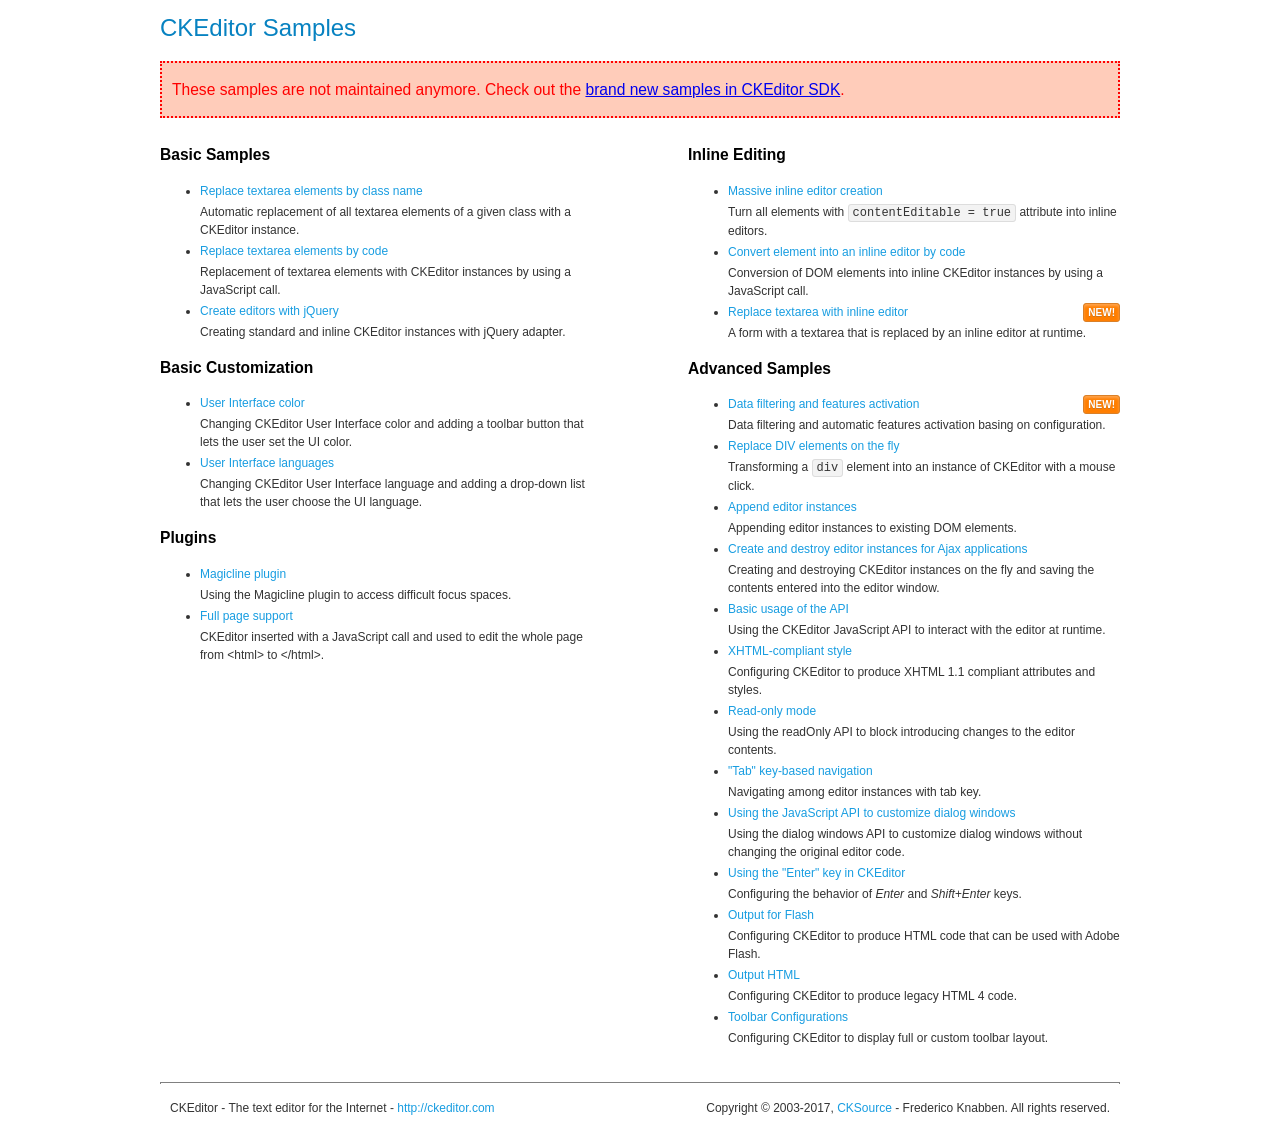
<file: StudentResult/js/ckeditor/samples/old/index.html>
<!DOCTYPE html>
<!--
Copyright (c) 2003-2017, CKSource - Frederico Knabben. All rights reserved.
For licensing, see LICENSE.md or http://ckeditor.com/license
-->
<html>
<head>
	<meta charset="utf-8">
	<title>CKEditor Samples</title>
	<link rel="stylesheet" href="sample.css">
</head>
<body>
	<h1 class="samples">
		CKEditor Samples
	</h1>
	<div class="warning deprecated">
		These samples are not maintained anymore. Check out the <a href="http://sdk.ckeditor.com/">brand new samples in CKEditor SDK</a>.
	</div>
	<div class="twoColumns">
		<div class="twoColumnsLeft">
			<h2 class="samples">
				Basic Samples
			</h2>
			<dl class="samples">
				<dt><a class="samples" href="replacebyclass.html">Replace textarea elements by class name</a></dt>
				<dd>Automatic replacement of all textarea elements of a given class with a CKEditor instance.</dd>

				<dt><a class="samples" href="replacebycode.html">Replace textarea elements by code</a></dt>
				<dd>Replacement of textarea elements with CKEditor instances by using a JavaScript call.</dd>

				<dt><a class="samples" href="jquery.html">Create editors with jQuery</a></dt>
				<dd>Creating standard and inline CKEditor instances with jQuery adapter.</dd>
			</dl>

			<h2 class="samples">
				Basic Customization
			</h2>
			<dl class="samples">
				<dt><a class="samples" href="uicolor.html">User Interface color</a></dt>
				<dd>Changing CKEditor User Interface color and adding a toolbar button that lets the user set the UI color.</dd>

				<dt><a class="samples" href="uilanguages.html">User Interface languages</a></dt>
				<dd>Changing CKEditor User Interface language and adding a drop-down list that lets the user choose the UI language.</dd>
			</dl>


			<h2 class="samples">Plugins</h2>
<dl class="samples">
<dt><a class="samples" href="magicline/magicline.html">Magicline plugin</a></dt>
<dd>Using the Magicline plugin to access difficult focus spaces.</dd>

<dt><a class="samples" href="wysiwygarea/fullpage.html">Full page support</a></dt>
<dd>CKEditor inserted with a JavaScript call and used to edit the whole page from &lt;html&gt; to &lt;/html&gt;.</dd>
</dl>
		</div>
		<div class="twoColumnsRight">
			<h2 class="samples">
				Inline Editing
			</h2>
			<dl class="samples">
				<dt><a class="samples" href="inlineall.html">Massive inline editor creation</a></dt>
				<dd>Turn all elements with <code>contentEditable = true</code> attribute into inline editors.</dd>

				<dt><a class="samples" href="inlinebycode.html">Convert element into an inline editor by code</a></dt>
				<dd>Conversion of DOM elements into inline CKEditor instances by using a JavaScript call.</dd>

				<dt><a class="samples" href="inlinetextarea.html">Replace textarea with inline editor</a> <span class="new">New!</span></dt>
				<dd>A form with a textarea that is replaced by an inline editor at runtime.</dd>

				
			</dl>

			<h2 class="samples">
				Advanced Samples
			</h2>
			<dl class="samples">
				<dt><a class="samples" href="datafiltering.html">Data filtering and features activation</a> <span class="new">New!</span></dt>
				<dd>Data filtering and automatic features activation basing on configuration.</dd>

				<dt><a class="samples" href="divreplace.html">Replace DIV elements on the fly</a></dt>
				<dd>Transforming a <code>div</code> element into an instance of CKEditor with a mouse click.</dd>

				<dt><a class="samples" href="appendto.html">Append editor instances</a></dt>
				<dd>Appending editor instances to existing DOM elements.</dd>

				<dt><a class="samples" href="ajax.html">Create and destroy editor instances for Ajax applications</a></dt>
				<dd>Creating and destroying CKEditor instances on the fly and saving the contents entered into the editor window.</dd>

				<dt><a class="samples" href="api.html">Basic usage of the API</a></dt>
				<dd>Using the CKEditor JavaScript API to interact with the editor at runtime.</dd>

				<dt><a class="samples" href="xhtmlstyle.html">XHTML-compliant style</a></dt>
				<dd>Configuring CKEditor to produce XHTML 1.1 compliant attributes and styles.</dd>

				<dt><a class="samples" href="readonly.html">Read-only mode</a></dt>
				<dd>Using the readOnly API to block introducing changes to the editor contents.</dd>

				<dt><a class="samples" href="tabindex.html">"Tab" key-based navigation</a></dt>
				<dd>Navigating among editor instances with tab key.</dd>


				
<dt><a class="samples" href="dialog/dialog.html">Using the JavaScript API to customize dialog windows</a></dt>
<dd>Using the dialog windows API to customize dialog windows without changing the original editor code.</dd>

<dt><a class="samples" href="enterkey/enterkey.html">Using the &quot;Enter&quot; key in CKEditor</a></dt>
<dd>Configuring the behavior of <em>Enter</em> and <em>Shift+Enter</em> keys.</dd>

<dt><a class="samples" href="htmlwriter/outputforflash.html">Output for Flash</a></dt>
<dd>Configuring CKEditor to produce HTML code that can be used with Adobe Flash.</dd>

<dt><a class="samples" href="htmlwriter/outputhtml.html">Output HTML</a></dt>
<dd>Configuring CKEditor to produce legacy HTML 4 code.</dd>

<dt><a class="samples" href="toolbar/toolbar.html">Toolbar Configurations</a></dt>
<dd>Configuring CKEditor to display full or custom toolbar layout.</dd>

			</dl>
		</div>
	</div>
	<div id="footer">
		<hr>
		<p>
			CKEditor - The text editor for the Internet - <a class="samples" href="http://ckeditor.com/">http://ckeditor.com</a>
		</p>
		<p id="copy">
			Copyright &copy; 2003-2017, <a class="samples" href="http://cksource.com/">CKSource</a> - Frederico Knabben. All rights reserved.
		</p>
	</div>
</body>
</html>
</file>
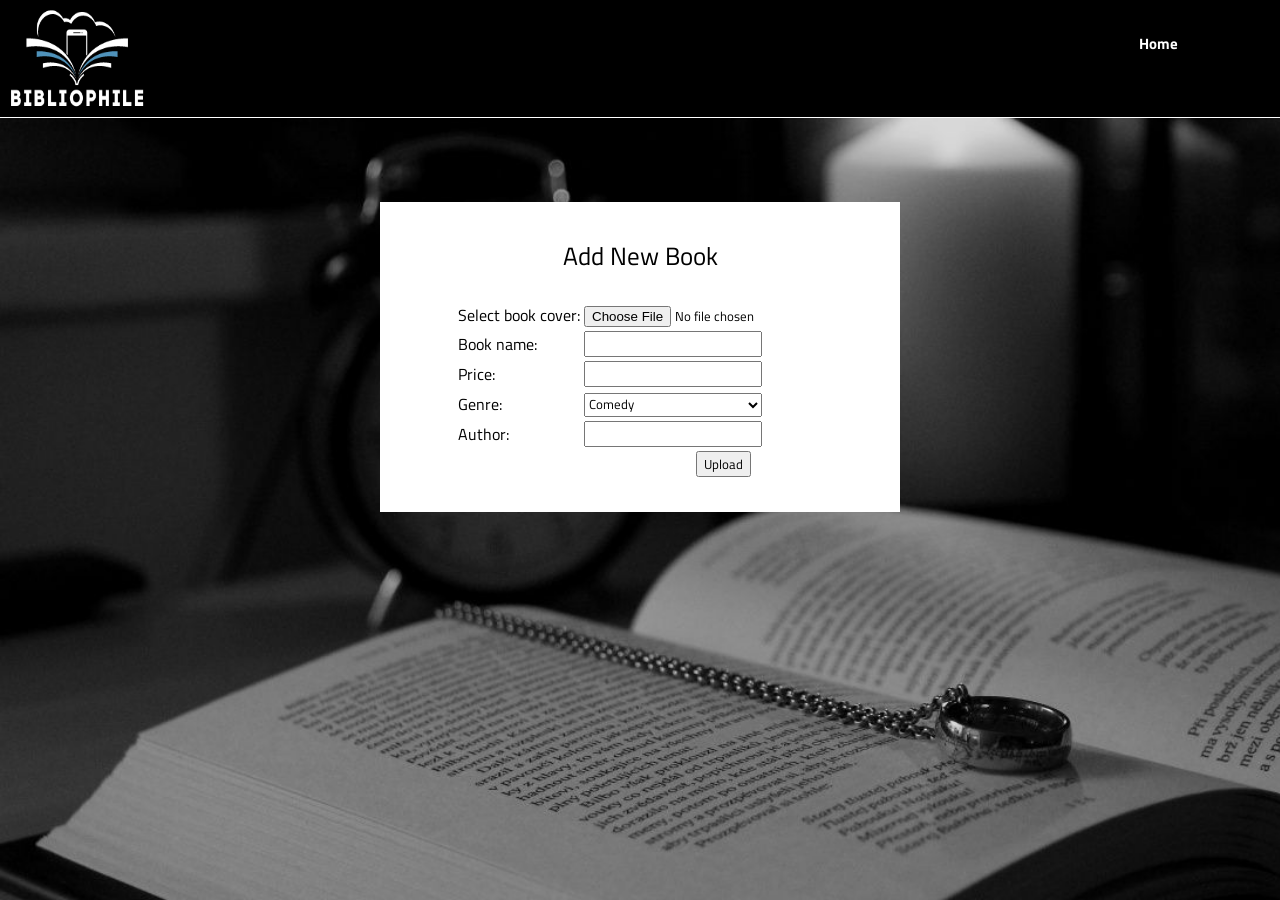
<file: bibliomaniac/adminUpload.html>
<!DOCTYPE html>
<html lang="en">
<head>
    <meta charset="UTF-8">
    <meta http-equiv="X-UA-Compatible" content="IE=edge">
    <meta name="viewport" content="width=device-width, initial-scale=1.0">
    <title>Document</title>
    <style>
        @import url('https://fonts.googleapis.com/css?family=Titillium+Web');
        *{
            font-family: 'Titillium Web', sans-serif;
        }
        body
        {
            background-image: url('FillUpBackground.jpg');
            background-repeat: no-repeat;
            background-size: cover;
            background-attachment: fixed;
            color:black;
        }
        .topbox
        {
            position: absolute;
            top: 0%;
            left: 0%;
            height: 13%;
            width: 100%;
            background-color: black;
            border-bottom:1px solid white;
        }
        .logo
        {
            height: 100%;
            width: 12%;
        }
        .newBook
        {
            margin-top:16%;
            color:black;
            text-align:center;
            background-color: white;
            width: 500px;
            height: 290px;
            padding: 10px;
        }
        .uploadBtn
        {
            margin-left:65.5%;
        }
        p
        {
            font-size:25px;
        }
        .link
        {
            position:absolute;
            margin-top:2.5%;
            margin-left:77%;
            text-decoration: none;
            font-size: 15px;
            font-weight: bold;
            color: white;
        }
    </style>
</head>
<body>
    <div class="topbox">
        <img class="logo" src="logo.png"></img>
        <a class="link" href="AHomepage.php">Home</a>
    </div>
    <form action="upload.php" method="post" enctype="multipart/form-data">
    <center><div class="newBook">
        <center><table>
        <p>Add New Book</p>
        <tr>
        <td>Select book cover:</td>
        <td><input type="file" name="file"></td>
        </tr>
        <tr>
        <td>Book name:</td>
        <td><input style="width:170px;" type="text" name="bookName" id="bookName"></td>
        </tr>
        <tr>
        <td>Price:</td>
        <td><input style="width:170px;" type="text" name="price" id="price"></td>
        </tr>
        <tr>
        <td>Genre:</td>
        <td><select style="width:178px;" name="genre" id="genre">
            <option>Comedy</option>
            <option>Romance</option>
            <option>Horror</option>
            <option>Thriller</option>
            <option>Self Help</option>
            <option>Cookbook</option>
            <option>Fantasy</option>
        </select></td>
        </tr>
        <tr>
        <td>Author:</td>
        <td><input style="width:170px;" type="text" name="author" id="author"></td>
        </tr>
        <tr>
        <td colspan="2";"><input class="uploadBtn" type="submit" name="submit" value="Upload"></td>
        </tr>
    </table>

    </form>
</div>
</center>
</body>
</html>
</file>
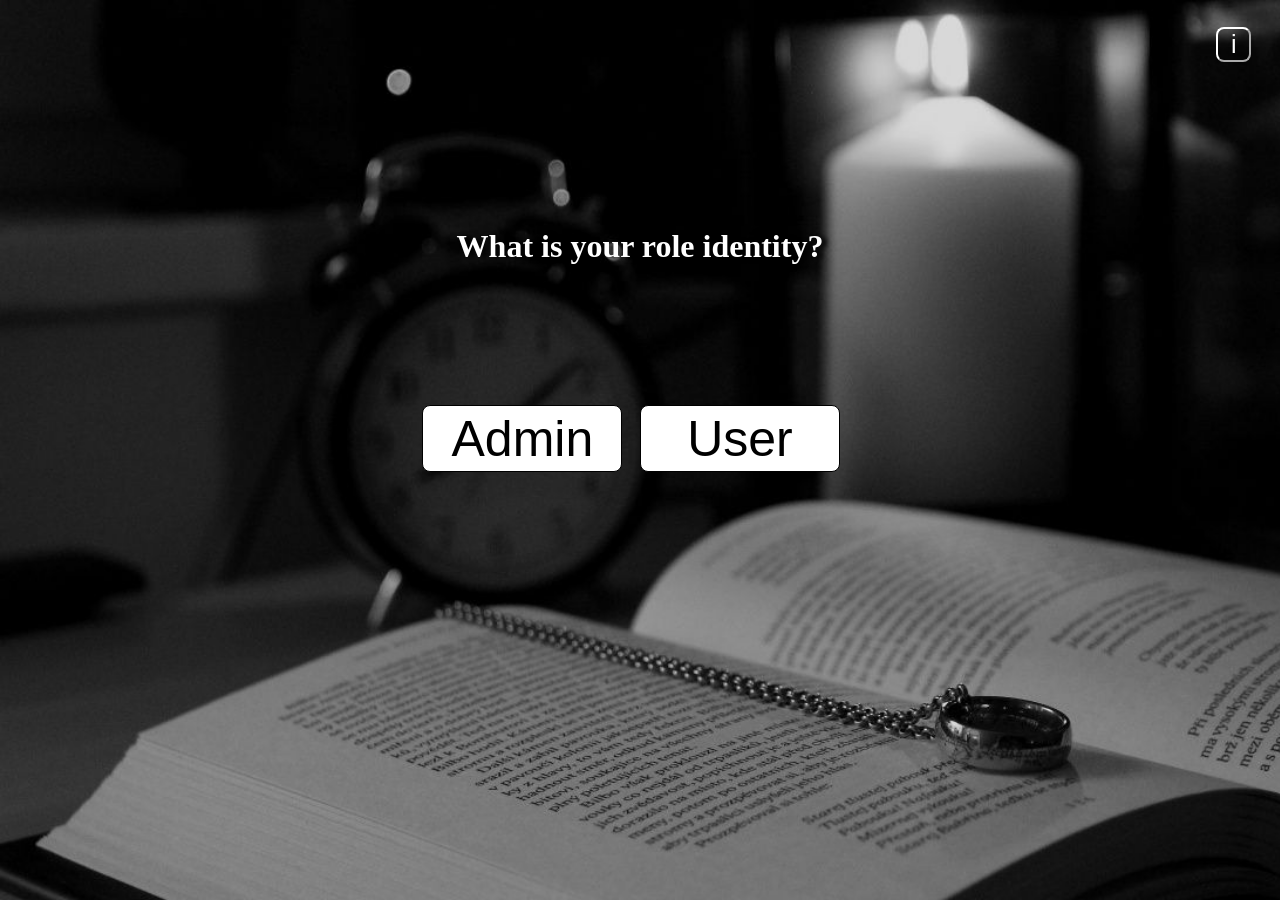
<file: bibliomaniac/default.html>
<html>
<head>
    <title>Online Website Intended for Bibliomaniac</title>
    <link rel="stylesheet" href="default.css">
</head>
<body>
    <div>
        <form>
            <input type="submit" class="info" value=" i " onclick="alert('MGA INFORMATION NG SYSTEM NATEN')">
        </form>
    </div>
    <div>
        <center><h1>What is your role identity?</h1></center>
        <form action="Alogin.php">
            <input type="submit" class="admin design" value="Admin">
        </form>
    </div>
    <div>
        <form action="ULoginSignUp.php">
            <input type="submit" class="user design" value="User">
        </form>
    </div>
</body>
</html>
</file>
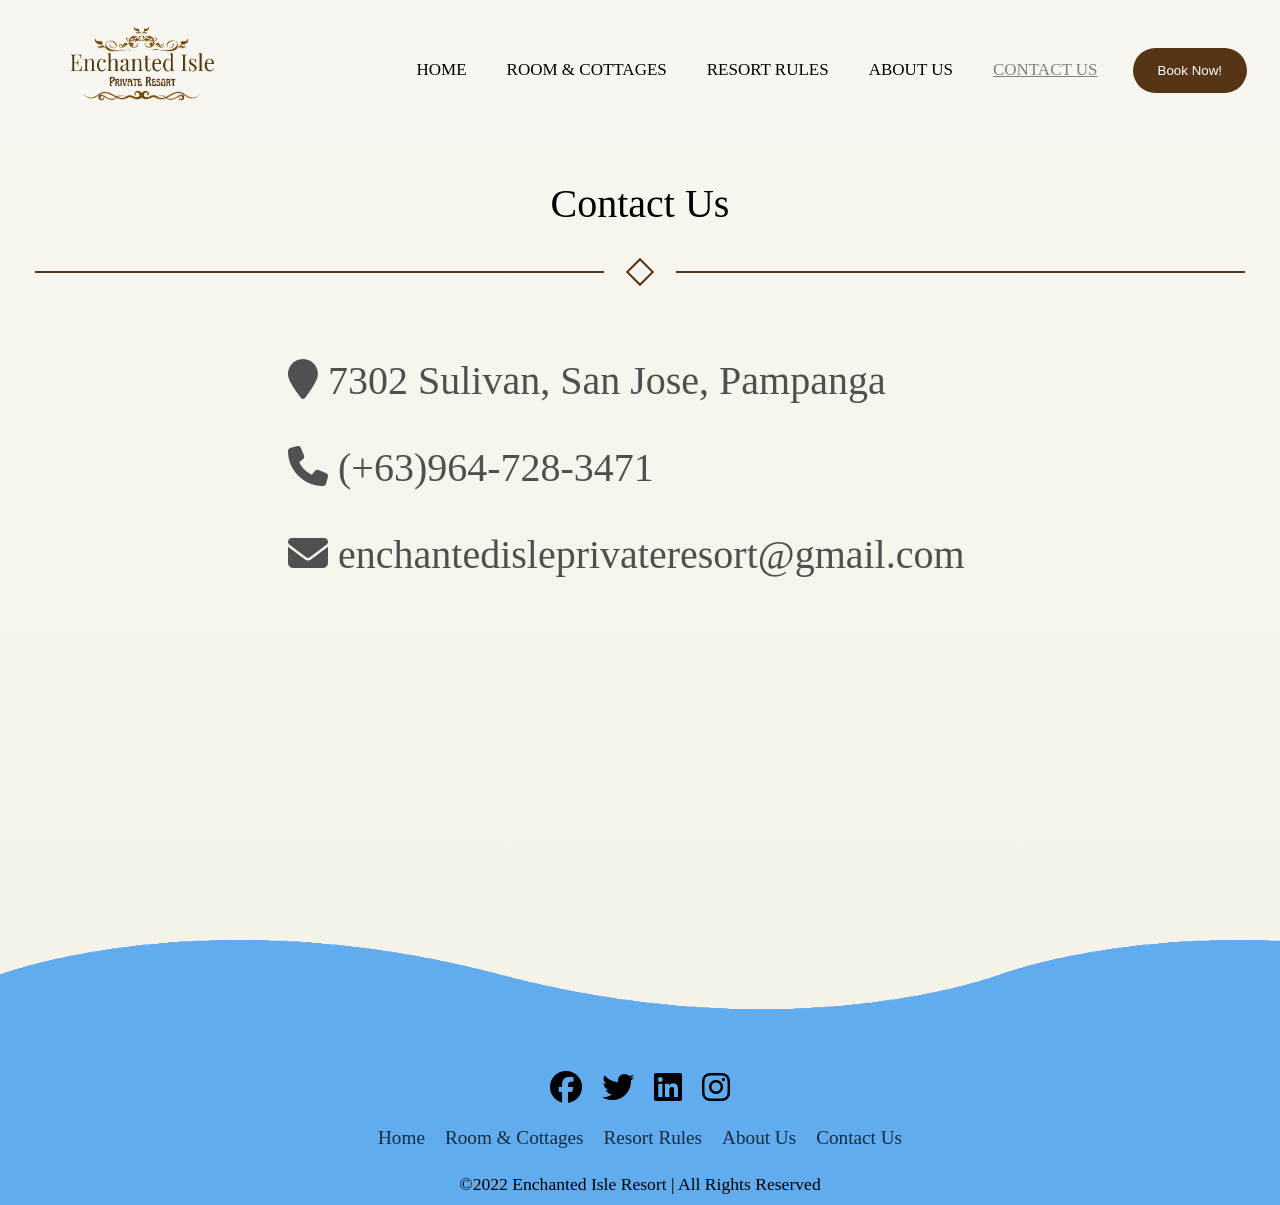
<file: EnchantedPrivateResort/contactus.html>
<!DOCTYPE html>
<html lang="en" dir="ltr">
    <head>
        <title>Enchanted Isle Resort</title>
        <meta charset="utf-8">
        <meta name="viewport" content="width=device-width, initial-scale=1.0">
        <link rel="stylesheet" href="contactus.css">
        <link rel="stylesheet" href="https://cdnjs.cloudflare.com/ajax/libs/font-awesome/6.2.1/css/all.min.css"/>
    </head>
    <body>
        <header>
            <nav>
                <input type="checkbox" id="check" />
                <label for="check" class="checkbtn">
                    <i class="fas fa-bars"></i>
                </label>
                <a class="logo" href="index.html"
                    ><img class="logo" src="Pictures/finalogo.png" alt="logo"
                /></a>
        
                <ul>
                    <li><a href="index.html">Home</a></li>
                    <li><a href="roomsandcotagges.html">Room & Cottages</a></li>
                    <li><a href="resortrules.html">Resort Rules</a></li>
                    <li><a href="aboutus.html">About Us</a></li>
                    <li><a class="active" href="contactus.html">Contact Us</a></li>
                    <a class="cta" href="#"><button>Book Now!</button></a>
                </ul>
            </nav>
        </header>

        <div class="area-container-1">
            <p>Contact Us</p>
            <div class="divider">
                <div class="line">
                    <div class="diamond"></div>
                </div>
            </div>
            <div class="container">
                <ul>
                    <li><i class="fa fa-map-marker"></i> 7302 Sulivan, San Jose, Pampanga</li>
                    <li><i class="fa fa-phone"></i> &#40;+63&#41;964-728-3471</li>
                    <li><i class="fa fa-envelope"></i> <u>enchantedisleprivateresort@gmail.com</u></li>
                </ul>
            </div>
        </div>

        <footer>
            <div class="waves">
                <div class="wave" id="wave1"></div>
                <div class="wave" id="wave2"></div>
                <div class="wave" id="wave3"></div>
                <div class="wave" id="wave4"></div>
            </div>
            <ul class="social_icon">
                <li><a href="#"><i class="fa-brands fa-facebook"></i></a></li>
                <li><a href="#"><i class="fa-brands fa-twitter"></i></a></li>
                <li><a href="#"><i class="fa-brands fa-linkedin"></i></a></li>
                <li><a href="#"><i class="fa-brands fa-instagram"></i></a></li>
            </ul>
            <ul class="menu">
                <li><a href="#">Home</a></li>
                <li><a href="#">Room & Cottages</a></li>
                <li><a href="#">Resort Rules</a></li>
                <li><a href="#">About Us</a></li>
                <li><a href="#">Contact Us</a></li>
            </ul>
            <p>©2022 Enchanted Isle Resort | All Rights Reserved</p>
        </footer>
    </body>
</html>
</file>
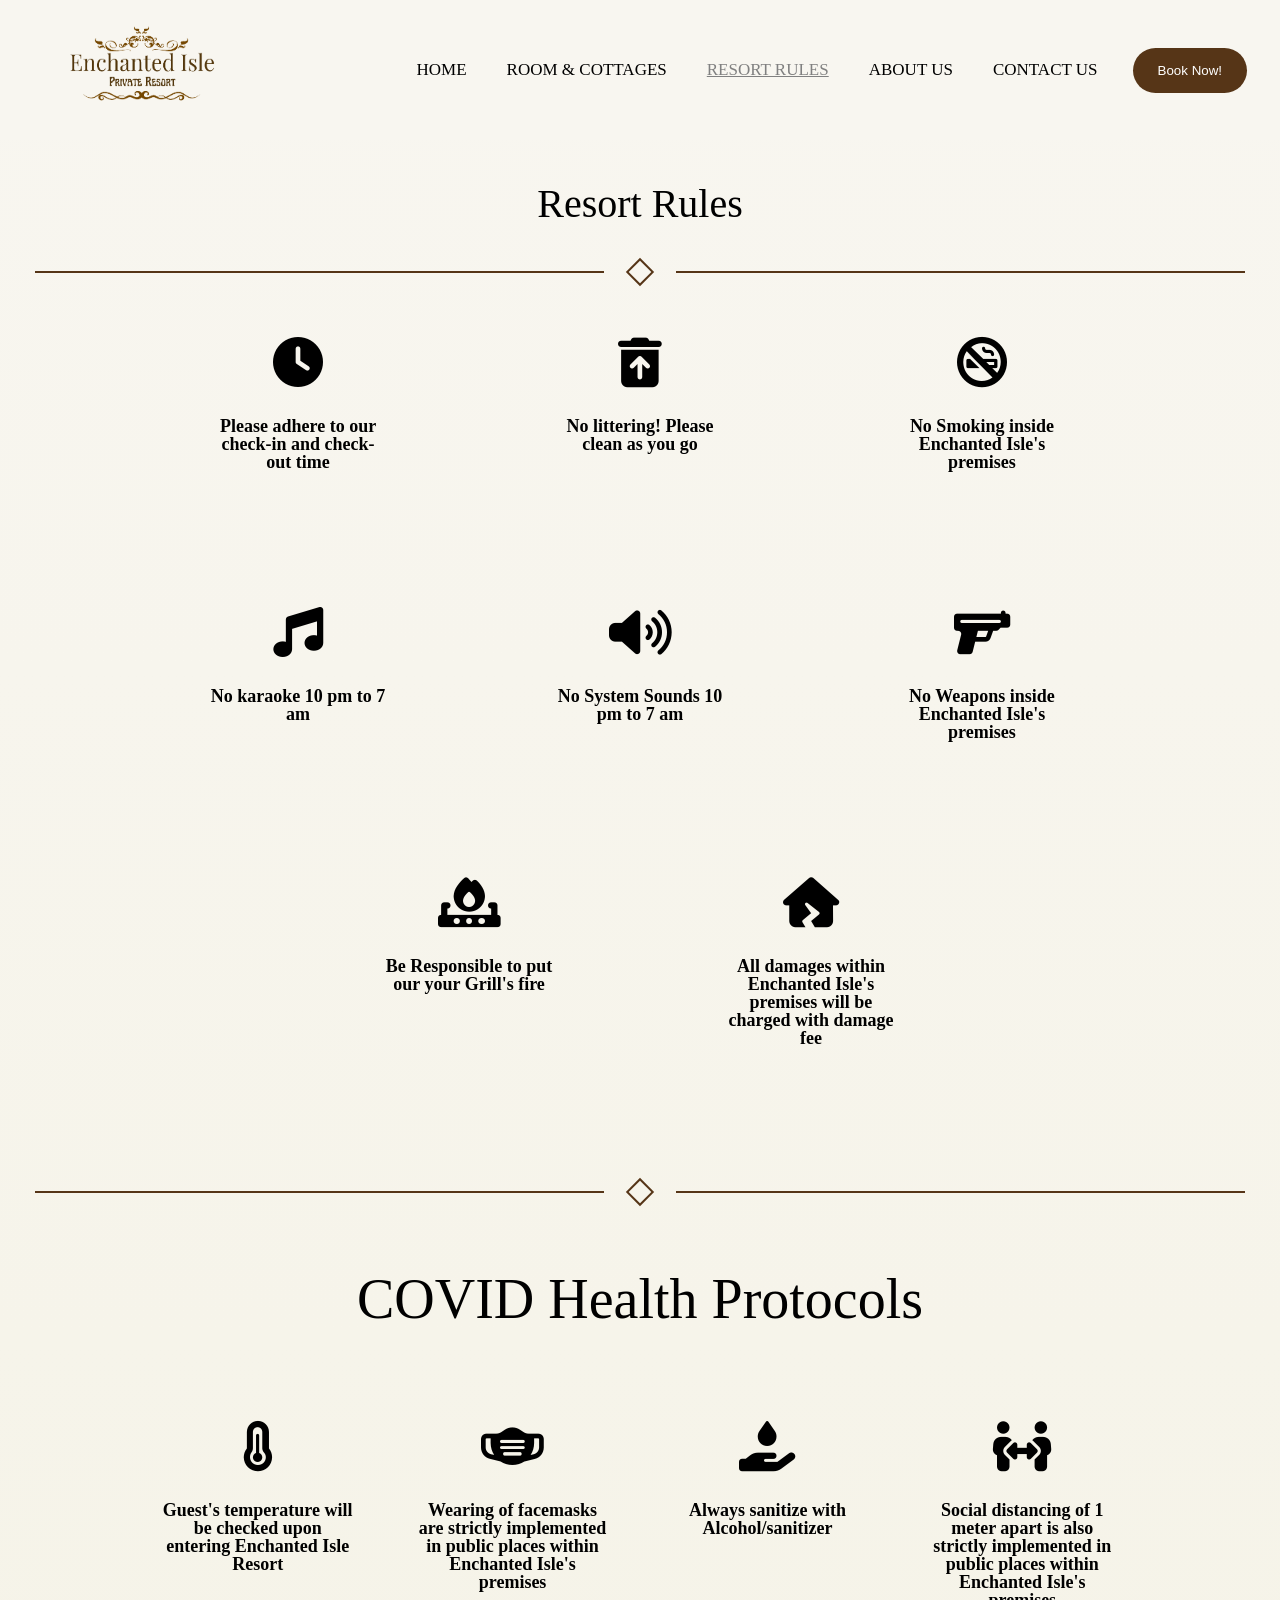
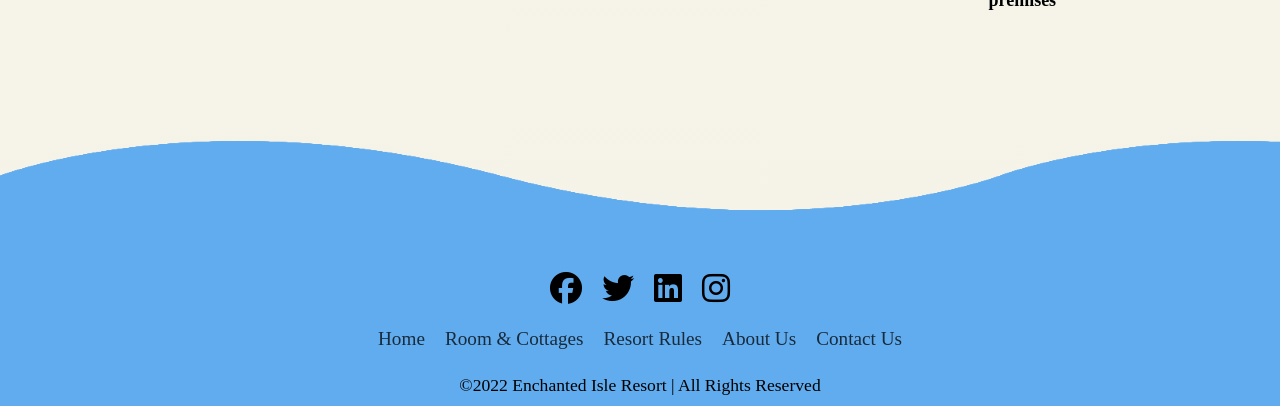
<file: EnchantedPrivateResort/resortrules.html>
<!DOCTYPE html>
<html lang="en" dir="ltr">
    <head>
        <title>Enchanted Isle Resort</title>
        <meta charset="utf-8">
        <meta name="viewport" content="width=device-width, initial-scale=1.0">
        <link rel="stylesheet" href="resortrules.css">
        <link rel="stylesheet" href="https://cdnjs.cloudflare.com/ajax/libs/font-awesome/6.2.1/css/all.min.css"/>
    </head>
    <body>
        <header>
            <nav>
                <input type="checkbox" id="check" />
                <label for="check" class="checkbtn">
                    <i class="fas fa-bars"></i>
                </label>
                <a class="logo" href="index.html">
                    <img class="logo" src="Pictures/finalogo.png" alt="logo"/>
                </a>
        
                <ul>
                    <li><a href="index.html">Home</a></li>
                    <li><a href="roomsandcotagges.html">Room & Cottages</a></li>
                    <li><a class="active" href="resortrules.html">Resort Rules</a></li>
                    <li><a href="aboutus.html">About Us</a></li>
                    <li><a href="contactus.html">Contact Us</a></li>
                    <a class="cta" href="#"><button>Book Now!</button></a>
                </ul>
            </nav>
        </header>
        <div class="area-container-1">
            <p>Resort Rules</p>
            <div class="divider">
                <div class="line">
                    <div class="diamond"></div>
                </div>
            </div>
            <div class="container">
                <div class="row">
                    <i class="fa-solid fa-clock">
                        <div class="item">Please adhere to our check-in and check-out time</div>
                    </i>
                    <i class="fa-solid fa-trash-restore-alt">
                        <div class="item">No littering! Please clean as you go</div>
                    </i>
                    <i class="fa-solid fa-ban-smoking">
                        <div class="item">No Smoking inside Enchanted Isle's premises</div>
                    </i>
                </div>
                <div class="row">
                    <i class="fa-solid fa-music">
                        <div class="item">No karaoke 10 pm to 7 am</div>
                    </i>
                    <i class="fa-solid fa-volume-high">
                        <div class="item">No System Sounds 10 pm to 7 am</div>
                    </i>
                    <i class="fa-solid fa-gun">
                        <div class="item">No Weapons inside Enchanted Isle's premises</div>
                    </i>
                </div>
                <div class="row">
                    <i class="fa-solid fa-fire-burner">
                        <div class="item">Be Responsible to put our your Grill's fire</div>
                    </i>
                    <i class="fa-solid fa-house-crack">
                        <div class="item">All damages within Enchanted Isle's premises will be charged with damage fee</div>
                    </i>
                </div>
            </div>
        </div>

        <div class="divider">
            <div class="line">
                <div class="diamond"></div>
            </div>
        </div>
        
        <div class="area-container-2">
            <p>COVID Health Protocols</p>
            <div class="container">
                <div class="row-1">
                    <i class="fa-solid fa-temperature-three-quarters">
                        <div class="item">Guest's temperature will be checked upon entering Enchanted Isle Resort</div>
                    </i>
                    <i class="fa-solid fa-mask-face">
                        <div class="item">Wearing of facemasks are strictly implemented in public places within Enchanted Isle's premises</div>
                    </i>
                    <i class="fa-solid fa-hand-holding-droplet">
                        <div class="item">Always sanitize with Alcohol/sanitizer</div>
                    </i>
                    <i class="fa-solid fa-people-arrows">
                        <div class="item">Social distancing of 1 meter apart is also strictly implemented in public places within Enchanted Isle's premises</div>
                    </i>
                </div>
            </div>
        </div>
        <footer>
            <div class="waves">
                <div class="wave" id="wave1"></div>
                <div class="wave" id="wave2"></div>
                <div class="wave" id="wave3"></div>
                <div class="wave" id="wave4"></div>
            </div>
            <ul class="social_icon">
                <li><a href="#"><i class="fa-brands fa-facebook"></i></a></li>
                <li><a href="#"><i class="fa-brands fa-twitter"></i></a></li>
                <li><a href="#"><i class="fa-brands fa-linkedin"></i></a></li>
                <li><a href="#"><i class="fa-brands fa-instagram"></i></a></li>
            </ul>
            <ul class="menu">
                <li><a href="#">Home</a></li>
                <li><a href="#">Room & Cottages</a></li>
                <li><a href="#">Resort Rules</a></li>
                <li><a href="#">About Us</a></li>
                <li><a href="#">Contact Us</a></li>
            </ul>
            <p>©2022 Enchanted Isle Resort | All Rights Reserved</p>
        </footer>
    </body>
</html>
</file>
<file: StudentResult/js/ckeditor/samples/old/sample.css>
/*
Copyright (c) 2003-2017, CKSource - Frederico Knabben. All rights reserved.
For licensing, see LICENSE.md or http://ckeditor.com/license
*/

html, body, h1, h2, h3, h4, h5, h6, div, span, blockquote, p, address, form, fieldset, img, ul, ol, dl, dt, dd, li, hr, table, td, th, strong, em, sup, sub, dfn, ins, del, q, cite, var, samp, code, kbd, tt, pre
{
	line-height: 1.5;
}

body
{
	padding: 10px 30px;
}

input, textarea, select, option, optgroup, button, td, th
{
	font-size: 100%;
}

pre
{
	-moz-tab-size: 4;
	tab-size: 4;
}

pre, code, kbd, samp, tt
{
	font-family: monospace,monospace;
	font-size: 1em;
}

body {
	width: 960px;
	margin: 0 auto;
}

code
{
	background: #f3f3f3;
	border: 1px solid #ddd;
	padding: 1px 4px;
	border-radius: 3px;
}

abbr
{
	border-bottom: 1px dotted #555;
	cursor: pointer;
}

.new, .beta
{
	text-transform: uppercase;
	font-size: 10px;
	font-weight: bold;
	padding: 1px 4px;
	margin: 0 0 0 5px;
	color: #fff;
	float: right;
	border-radius: 3px;
}

.new
{
	background: #FF7E00;
	border: 1px solid #DA8028;
	text-shadow: 0 1px 0 #C97626;

	box-shadow: 0 2px 3px 0 #FFA54E inset;
}

.beta
{
	background: #18C0DF;
	border: 1px solid #19AAD8;
	text-shadow: 0 1px 0 #048CAD;
	font-style: italic;

	box-shadow: 0 2px 3px 0 #50D4FD inset;
}

h1.samples
{
	color: #0782C1;
	font-size: 200%;
	font-weight: normal;
	margin: 0;
	padding: 0;
}

h1.samples a
{
	color: #0782C1;
	text-decoration: none;
	border-bottom: 1px dotted #0782C1;
}

.samples a:hover
{
	border-bottom: 1px dotted #0782C1;
}

h2.samples
{
	color: #000000;
	font-size: 130%;
	margin: 15px 0 0 0;
	padding: 0;
}

p, blockquote, address, form, pre, dl, h1.samples, h2.samples
{
	margin-bottom: 15px;
}

ul.samples
{
	margin-bottom: 15px;
}

.clear
{
	clear: both;
}

fieldset
{
	margin: 0;
	padding: 10px;
}

body, input, textarea
{
	color: #333333;
	font-family: Arial, Helvetica, sans-serif;
}

body
{
	font-size: 75%;
}

a.samples
{
	color: #189DE1;
	text-decoration: none;
}

form
{
	margin: 0;
	padding: 0;
}

pre.samples
{
	background-color: #F7F7F7;
	border: 1px solid #D7D7D7;
	overflow: auto;
	padding: 0.25em;
	white-space: pre-wrap; /* CSS 2.1 */
	word-wrap: break-word; /* IE7 */
}

#footer
{
	clear: both;
	padding-top: 10px;
}

#footer hr
{
	margin: 10px 0 15px 0;
	height: 1px;
	border: solid 1px gray;
	border-bottom: none;
}

#footer p
{
	margin: 0 10px 10px 10px;
	float: left;
}

#footer #copy
{
	float: right;
}

#outputSample
{
	width: 100%;
	table-layout: fixed;
}

#outputSample thead th
{
	color: #dddddd;
	background-color: #999999;
	padding: 4px;
	white-space: nowrap;
}

#outputSample tbody th
{
	vertical-align: top;
	text-align: left;
}

#outputSample pre
{
	margin: 0;
	padding: 0;
}

.description
{
	border: 1px dotted #B7B7B7;
	margin-bottom: 10px;
	padding: 10px 10px 0;
	overflow: hidden;
}

label
{
	display: block;
	margin-bottom: 6px;
}

/**
 *	CKEditor editables are automatically set with the "cke_editable" class
 *	plus cke_editable_(inline|themed) depending on the editor type.
 */

/* Style a bit the inline editables. */
.cke_editable.cke_editable_inline
{
	cursor: pointer;
}

/* Once an editable element gets focused, the "cke_focus" class is
   added to it, so we can style it differently. */
.cke_editable.cke_editable_inline.cke_focus
{
	box-shadow: inset 0px 0px 20px 3px #ddd, inset 0 0 1px #000;
	outline: none;
	background: #eee;
	cursor: text;
}

/* Avoid pre-formatted overflows inline editable. */
.cke_editable_inline pre
{
	white-space: pre-wrap;
	word-wrap: break-word;
}

/**
 *	Samples index styles.
 */

.twoColumns,
.twoColumnsLeft,
.twoColumnsRight
{
	overflow: hidden;
}

.twoColumnsLeft,
.twoColumnsRight
{
	width: 45%;
}

.twoColumnsLeft
{
	float: left;
}

.twoColumnsRight
{
	float: right;
}

dl.samples
{
	padding: 0 0 0 40px;
}
dl.samples > dt
{
	display: list-item;
	list-style-type: disc;
	list-style-position: outside;
	margin: 0 0 3px;
}
dl.samples > dd
{
	margin: 0 0 3px;
}
.warning
{
	color: #ff0000;
	background-color: #FFCCBA;
	border: 2px dotted #ff0000;
	padding: 15px 10px;
	margin: 10px 0;
}

.warning.deprecated {
	font-size: 1.3em;
}

/* Used on inline samples */

blockquote
{
	font-style: italic;
	font-family: Georgia, Times, "Times New Roman", serif;
	padding: 2px 0;
	border-style: solid;
	border-color: #ccc;
	border-width: 0;
}

.cke_contents_ltr blockquote
{
	padding-left: 20px;
	padding-right: 8px;
	border-left-width: 5px;
}

.cke_contents_rtl blockquote
{
	padding-left: 8px;
	padding-right: 20px;
	border-right-width: 5px;
}

img.right {
	border: 1px solid #ccc;
	float: right;
	margin-left: 15px;
	padding: 5px;
}

img.left {
	border: 1px solid #ccc;
	float: left;
	margin-right: 15px;
	padding: 5px;
}

.marker
{
	background-color: Yellow;
}
</file>
<file: bibliomaniac/default.css>
body{
    background-image: url("FillUpBackground.jpg");
        background-repeat: no-repeat;
        background-size: cover;
    }
    .admin {
        position: absolute; 
        left:33%; 
        top:45%;
        
    }
    .design
    {
        height: 67px;
        width: 200px;
        font-size: 50px;
        background: white;
        border-radius: 8px;	
        border: 1px solid black;
    }
    .user{
        position: absolute; 
        left:50%; 
        top:45%;
    }
    .admin:hover
    {	
        background:black;
        color:white;
        border: 1px solid white;
    }
    .user:hover
    {	
        background:black;
        color:white;
        border: 1px solid white;
    }
    .info{
        position: absolute;
        top:3%;
        left:95%; 
        font-size: 25px;
        background: rgba(0, 0, 0, 0.2);
        color:white;
        border-radius: 8px;
        border-color: white;
    }
    h1
    {
        color:white;
        margin-top: 18%;
        text-shadow: 5px 1px 5px #000000;
    }
</file>
<file: EnchantedPrivateResort/contactus.css>
* {
  padding: 0;
  margin: 0;
  text-decoration: none;
  list-style: none;
  box-sizing: border-box;
}
body {
  font-family: lucida sans;
  background-image: linear-gradient(#F8F6F0, #f5f3e7);
}
header {
  background-color: #F8F6F0;
  position: sticky;
    top: 0px;
    right: 0px;
    left: 0px;
    z-index: 2;
}
nav {
  height: 140px;
  width: 100%;
  
}
.logo {
  height: 150px;
  width: 250px;
  cursor: pointer;
  margin: -125px 10px;
}
nav ul {
  float: right;
  margin-right: 20px;
}
nav ul li {
  display: inline-block;
  line-height: 140px;
  margin: 0 5px;
}
nav ul li a {
  color: black;
  font-size: 17px;
  padding: 7px 13px;
  border-radius: 3px;
  text-transform: uppercase;
}
nav ul li a,  nav ul a{
  color: black;
  font-size: 17px;
  padding: 7px 13px;
  border-radius: 3px;
  text-transform: uppercase;
}
a.active,
a:hover {
  color: gray;
  text-decoration: underline;
  transition: 0.5s;
}
nav button {
  margin: 0px 15x 0px 15px;
  padding: 15px 25px;
  background-color: rgba(86, 53, 23, 1);
  border: none;
  border-radius: 50px;
  cursor: pointer;
  color: #ffffff;
  transition: all 0.3s ease 0s;
}
nav .login {
  margin: 0px 50px 0px 25px;
  cursor: pointer;
  color: #ffffff;
  transition: all 0.3s ease 0s;
}
nav button:hover {
  background-color: rgba(86, 53, 23, 0.8);
}
.checkbtn {
  font-size: 30px;
  color: black;
  float: right;
  line-height: 80px;
  margin-right: 40px;
  cursor: pointer;
  display: none;
}
#check {
  display: none;
}
@media (max-width: 952px) {
  .logo {
    font-size: 30px;
    padding-left: 50px;
  }
  nav ul li a {
    font-size: 16px;
  }
}
@media (max-width: 1180px) {
  .checkbtn {
    display: block;
  }
  ul {
    position: fixed;
    width: 100%;
    height: 100vh;
    background: #f8f6f0;
    top: 80px;
    left: -100%;
    text-align: center;
    transition: all 0.5s;
  }
  nav ul li {
    display: block;
    margin: 50px 0;
    line-height: 30px;
  }
  nav ul li a {
    font-size: 20px;
  }
  a:hover,
  a.active {
    background: none;
    color: gray;
  }
  #check:checked ~ ul {
    left: 0;
  }
}

.area-container-1 {
  width: 100%;
  height: 100vh;
  z-index: 1;
}
.area-container-1 p {
text-align: center;
font-size: 40px;
padding-top: 40px;
}
.divider {
  padding: 35px;
}
.line{
  width: 100%;
  height: 45;
  position: relative;
}
.line:after, .line::before{
  content: '';
  position: absolute;
  margin: auto;
  height: 2px;
  background: rgba(86, 53, 23, 1);
  width: 47%;
  top: 45%;
}
.line::after{
  left: 0;
}
.line::before{
  right: 0;
}
.diamond{
  height: 20px;
  width: 20px;
  border: 2px solid rgba(86, 53, 23, 1);
  left: 0;
  right: 0;
  top: 0;
  bottom: 0;
  margin: auto;
  transform: rotate(45deg);
}
.container {
  width: 55%;
  margin: 0 auto;
}
.container ul li {
color: #505050;
display: block;
  font-size: 40px;
  margin: 40px 0;
text-decoration: none;
transition: all 0.3s ease;
}

footer {
  position: relative;
  width: 100%;
  background: #61acef;
  min-height: 100px;
  padding: 20px 50px;
  display: flex;
  justify-content: center;
  align-items: center;
  flex-direction: column;
    z-index: 1;
}
footer .social_icon,
footer .menu {
  position: relative;
  display: flex;
  justify-content: center;
  align-items: center;
  margin: 10px 0px;
  flex-wrap: wrap;
}
footer .social_icon li,
footer .menu li {
  list-style: none;
}
footer .social_icon li a {
  font-size: 2em;
  color: rgb(0, 0, 0);
  margin: 0px 10px;
  display: inline-block;
  transition: 0.5s;
}
footer .social_icon li a:hover {
  transform: translateY(-10px);
}
footer .menu li a {
  font-size: 1.2em;
  color: rgb(0, 0, 0);
  margin: 0px 10px;
  display: inline-block;
  text-decoration: none;
  opacity: 0.75;
}
footer .menu li a:hover {
  opacity: 1;
}
footer p {
    color: rgb(0, 0, 0);
    text-align: center;
    margin-top: 15px;
    margin-bottom: -10px;
    font-size: 1.1em;
}
footer .wave{
    position: absolute;
    top: -100px;
    left: 0;
    width: 100%;
    height: 100px;
    background:  url(Pictures/wave61acef.png);
    background-size: 1000px 100px;
}
footer .wave#wave1{
    z-index: 1000;
    opacity: 1;
    bottom: 0;
    animation: animateWave 4s linear infinite;
}
footer .wave#wave2{
    z-index: 999;
    opacity: 0.5;
    bottom: 10px;
    animation: animateWave_02 4s linear infinite;
}
footer .wave#wave3{
    z-index: 1000;
    opacity: 0.2;
    bottom: 0;
    animation: animateWave 3s linear infinite;
}
footer .wave#wave4{
    z-index: 999;
    opacity: 0.7;
    bottom: 10px;
    animation: animateWave_02 3s linear infinite;
}
@keyframes animateWave {
    0%{
        background-position-x: 1000px ;
    }
    100%{
        background-position-x: 0px;
    }
}
@keyframes animateWave_02 {
    0%{
        background-position-x: 0px ;
    }
    100%{
        background-position-x: 1000px;
    }
}
</file>
<file: EnchantedPrivateResort/resortrules.css>
* {
  padding: 0;
  margin: 0;
  text-decoration: none;
  list-style: none;
  box-sizing: border-box;
}
body {
  font-family: lucida sans;
  background-image: linear-gradient(#F8F6F0, #f5f3e7);
}
header {
  background-color: #F8F6F0;
  position: sticky;
    top: 0px;
    right: 0px;
    left: 0px;
    z-index: 2;
}
nav {
  height: 140px;
  width: 100%;
}
.logo {
  height: 150px;
  width: 250px;
  cursor: pointer;
  margin: -125px 10px;
}
nav ul {
  float: right;
  margin-right: 20px;
}
nav ul li {
  display: inline-block;
  line-height: 140px;
  margin: 0 5px;
}
nav ul li a {
  color: black;
  font-size: 17px;
  padding: 7px 13px;
  border-radius: 3px;
  text-transform: uppercase;
}
nav ul li a,  nav ul a{
  color: black;
  font-size: 17px;
  padding: 7px 13px;
  border-radius: 3px;
  text-transform: uppercase;
}
a.active,
a:hover {
  color: gray;
  text-decoration: underline;
  transition: 0.5s;
}
nav button {
  margin: 0px 15x 0px 15px;
  padding: 15px 25px;
  background-color: rgba(86, 53, 23, 1);
  border: none;
  border-radius: 50px;
  cursor: pointer;
  color: #ffffff;
  transition: all 0.3s ease 0s;
}
nav .login {
  margin: 0px 50px 0px 25px;
  cursor: pointer;
  color: #ffffff;
  transition: all 0.3s ease 0s;
}
nav button:hover {
  background-color: rgba(86, 53, 23, 0.8);
}
.checkbtn {
  font-size: 30px;
  color: black;
  float: right;
  line-height: 80px;
  margin-right: 40px;
  cursor: pointer;
  display: none;
}
#check {
  display: none;
}
@media (max-width: 952px) {
  .logo {
    font-size: 30px;
    padding-left: 50px;
  }
  nav ul li a {
    font-size: 16px;
  }
}
@media (max-width: 1180px) {
  .checkbtn {
    display: block;
  }
  ul {
    position: fixed;
    width: 100%;
    height: 100vh;
    background: #f8f6f0;
    top: 80px;
    left: -100%;
    text-align: center;
    transition: all 0.5s;
  }
  nav ul li {
    display: block;
    margin: 50px 0;
    line-height: 30px;
  }
  nav ul li a {
    font-size: 20px;
  }
  a:hover,
  a.active {
    background: none;
    color: gray;
  }
  #check:checked ~ ul {
    left: 0;
  }
}

.area-container-1 p {
text-align: center;
font-size: 40px;
padding-top: 40px;
}
.divider {
  padding: 35px;
}
.line{
  width: 100%;
  height: 45;
  position: relative;
}
.line:after, .line::before{
  content: '';
  position: absolute;
  margin: auto;
  height: 2px;
  background: rgba(86, 53, 23, 1);
  width: 47%;
  top: 45%;
}
.line::after{
  left: 0;
}
.line::before{
  right: 0;
}
.diamond{
  height: 20px;
  width: 20px;
  border: 2px solid rgba(86, 53, 23, 1);
  left: 0;
  right: 0;
  top: 0;
  bottom: 0;
  margin: auto;
  transform: rotate(45deg);
}
.container {
  width: 100%;
  text-align: center;
}
.row {
  width: 80%;
  margin: 20px auto 50px auto;
}
.row i{
  max-width: 33%;
  height: 220px;
  max-height: 220px;
  padding: 0 80px 60px 80px;
  font-size: 50px;
  vertical-align: top;
}
.item {
  font-size: large;
  padding-top: 30px;
  font-family: 'Lucida Sans';
}
.area-container-2 p {
text-align: center;
font-size: 3.5em;
  padding: 30px 0 70px 0;
}
.row-1 {
  width: 80%;
  margin: 20px auto 200px auto;
}
.row-1 i{
  max-width: 24.5%;
  height: 220px;
  max-height: 220px;
  padding: 0 30px 150px 30px;
  font-size: 50px;
  vertical-align: top;
}

footer {
  position: relative;
  width: 100%;
  background: #61acef;
  min-height: 100px;
  padding: 20px 50px;
  display: flex;
  justify-content: center;
  align-items: center;
  flex-direction: column;
    z-index: 1;
}
footer .social_icon,
footer .menu {
  position: relative;
  display: flex;
  justify-content: center;
  align-items: center;
  margin: 10px 0px;
  flex-wrap: wrap;
}
footer .social_icon li,
footer .menu li {
  list-style: none;
}
footer .social_icon li a {
  font-size: 2em;
  color: rgb(0, 0, 0);
  margin: 0px 10px;
  display: inline-block;
  transition: 0.5s;
}
footer .social_icon li a:hover {
  transform: translateY(-10px);
}
footer .menu li a {
  font-size: 1.2em;
  color: rgb(0, 0, 0);
  margin: 0px 10px;
  display: inline-block;
  text-decoration: none;
  opacity: 0.75;
}
footer .menu li a:hover {
  opacity: 1;
}
footer p {
    color: rgb(0, 0, 0);
    text-align: center;
    margin-top: 15px;
    margin-bottom: -10px;
    font-size: 1.1em;
}
footer .wave{
    position: absolute;
    top: -100px;
    left: 0;
    width: 100%;
    height: 100px;
    background:  url(Pictures/wave61acef.png);
    background-size: 1000px 100px;
}
footer .wave#wave1{
    z-index: 1000;
    opacity: 1;
    bottom: 0;
    animation: animateWave 4s linear infinite;
}
footer .wave#wave2{
    z-index: 999;
    opacity: 0.5;
    bottom: 10px;
    animation: animateWave_02 4s linear infinite;
}
footer .wave#wave3{
    z-index: 1000;
    opacity: 0.2;
    bottom: 0;
    animation: animateWave 3s linear infinite;
}
footer .wave#wave4{
    z-index: 999;
    opacity: 0.7;
    bottom: 10px;
    animation: animateWave_02 3s linear infinite;
}
@keyframes animateWave {
    0%{
        background-position-x: 1000px ;
    }
    100%{
        background-position-x: 0px;
    }
}
@keyframes animateWave_02 {
    0%{
        background-position-x: 0px ;
    }
    100%{
        background-position-x: 1000px;
    }
}
</file>
